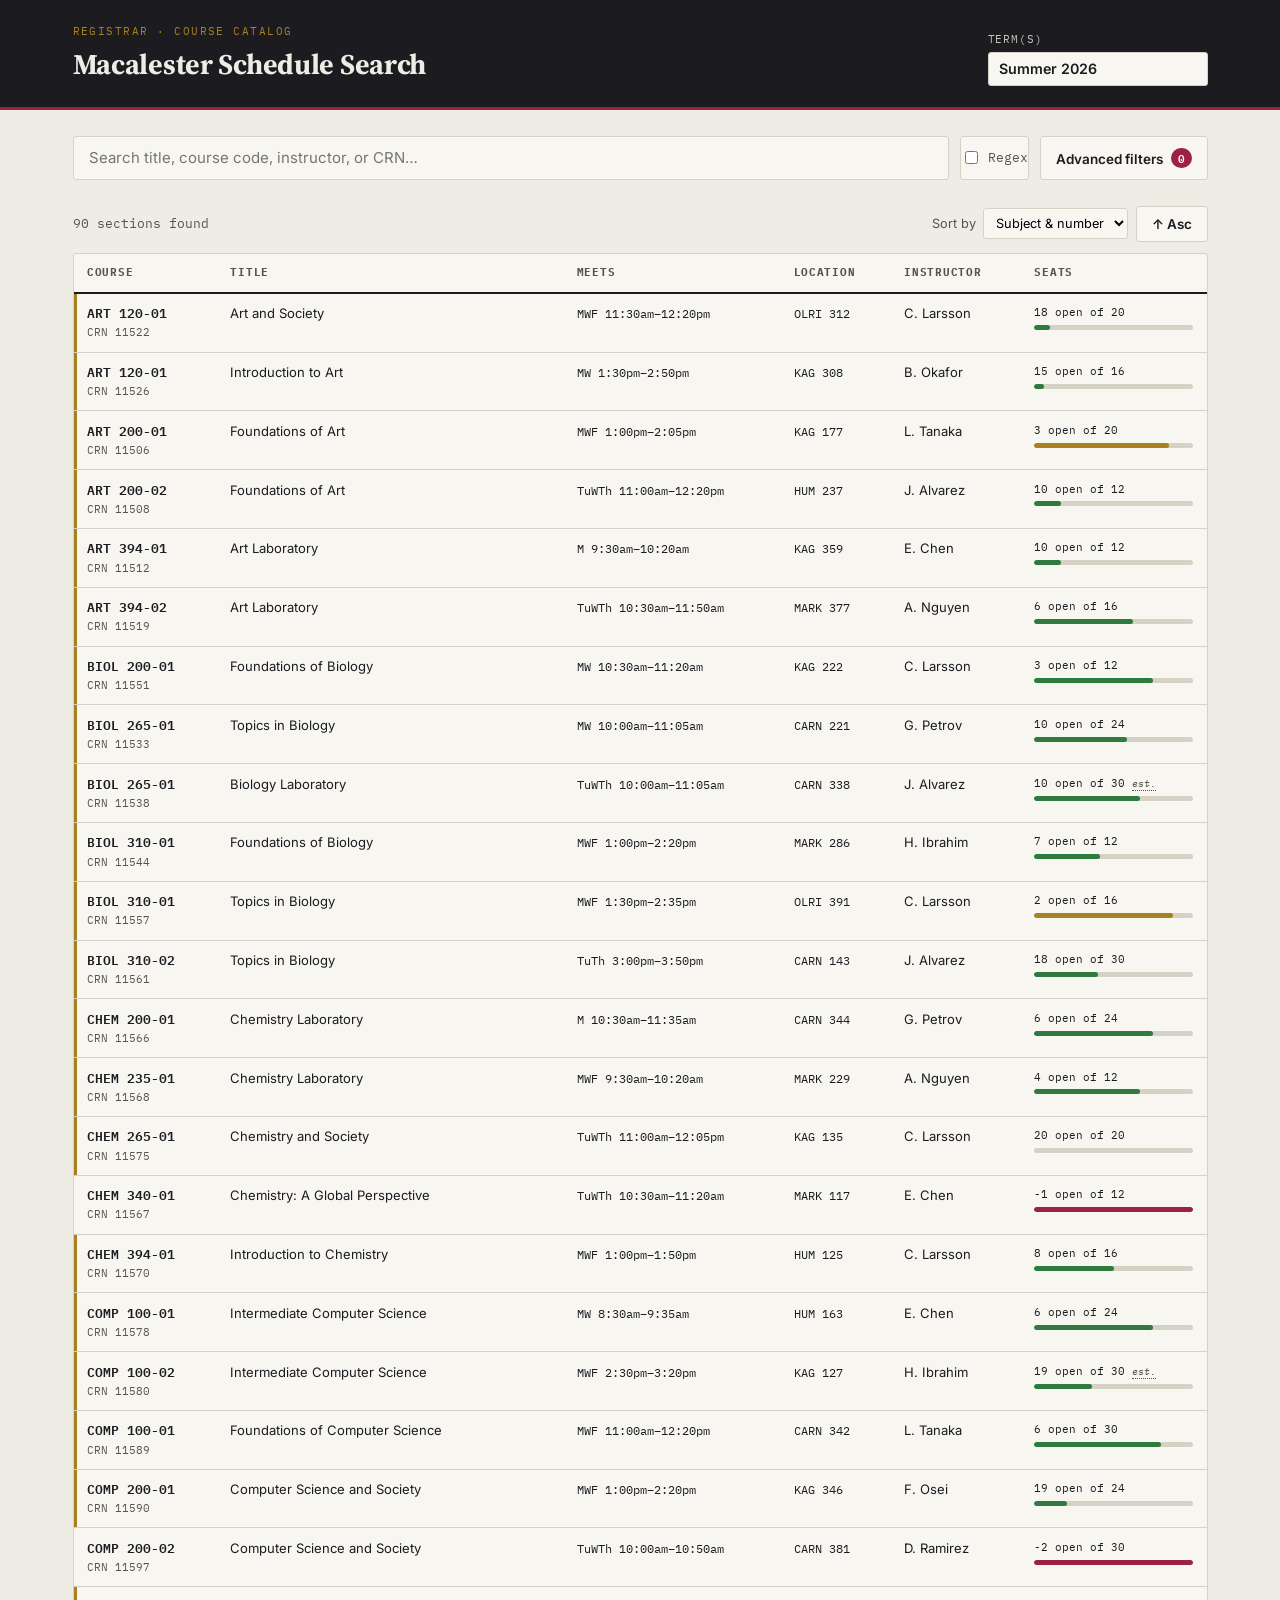
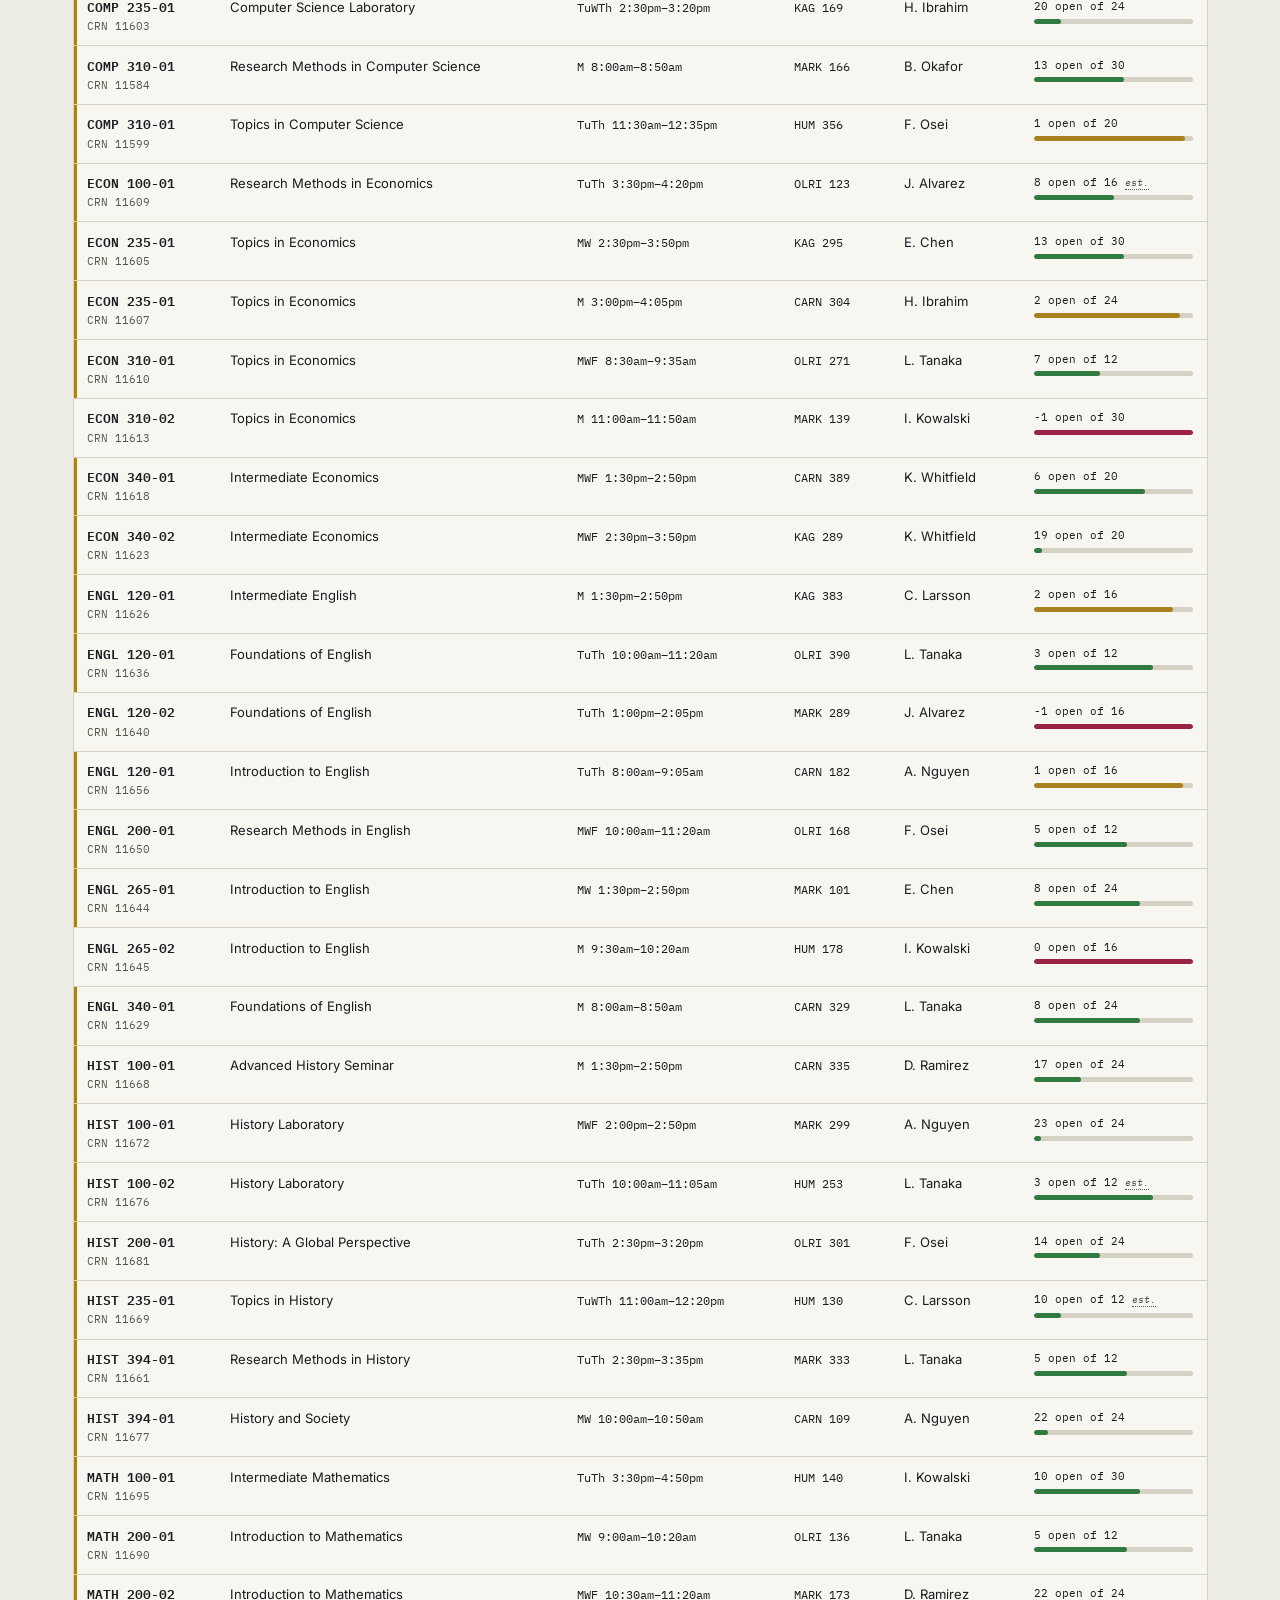
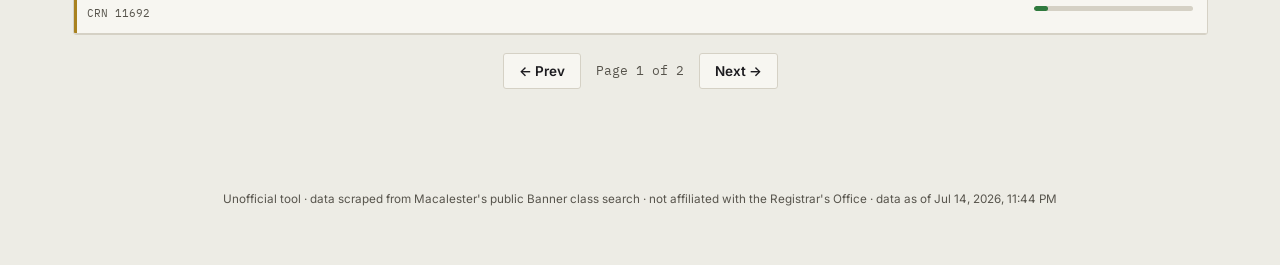
<file: web/index.html>
<!DOCTYPE html>
<html lang="en">
<head>
<meta charset="UTF-8">
<meta name="viewport" content="width=device-width, initial-scale=1.0">
<title>Macalester Schedule Search</title>
<link rel="preconnect" href="https://fonts.googleapis.com">
<link href="https://fonts.googleapis.com/css2?family=Source+Serif+4:opsz,wght@8..60,400;8..60,600;8..60,700&family=Inter:wght@400;500;600;700&family=IBM+Plex+Mono:wght@400;500;600&display=swap" rel="stylesheet">
<link rel="stylesheet" href="style.css">
</head>
<body>

<header class="site-header">
  <div class="header-inner">
    <div class="brand">
      <span class="eyebrow">Registrar &middot; Course Catalog</span>
      <h1>Macalester Schedule Search</h1>
    </div>
    <div class="term-picker">
      <label for="term-toggle">Term(s)</label>
      <button type="button" id="term-toggle" class="term-toggle-btn" aria-haspopup="listbox" aria-expanded="false">
        <span id="term-toggle-label">Loading&hellip;</span>
      </button>
      <div id="term-panel" class="term-panel" hidden>
        <label class="checkbox-row">
          <input type="checkbox" id="term-all" value="all"> All semesters
        </label>
        <div id="term-checklist" class="checkbox-scroll term-checklist"></div>
      </div>
    </div>
  </div>
</header>

<main>
  <section class="search-bar">
    <input type="search" id="q" placeholder="Search title, course code, instructor, or CRN&hellip;" aria-label="Search courses">
    <label class="checkbox-row regex-toggle" title="Interpret the search box as a regular expression instead of plain text">
      <input type="checkbox" id="regex-mode"> Regex
    </label>
    <button id="toggle-filters" class="btn-secondary" aria-expanded="false" aria-controls="filters">
      Advanced filters <span id="filter-count" class="filter-count" hidden>0</span>
    </button>
  </section>

  <section id="filters" class="filters" hidden>
    <div class="filters-grid">

      <div class="filter-group">
        <h3>Subjects</h3>
        <div id="subject-list" class="checkbox-scroll"></div>
      </div>

      <div class="filter-group">
        <h3>Days</h3>
        <div class="day-toggles" id="day-toggles"></div>

        <h3 class="mt">Meets between</h3>
        <div class="time-range">
          <input type="time" id="start-after" aria-label="Earliest start time">
          <span>&ndash;</span>
          <input type="time" id="end-before" aria-label="Latest end time">
        </div>
      </div>

      <div class="filter-group">
        <h3>Instructor</h3>
        <input type="text" id="instructor" list="instructor-list" placeholder="Any instructor">
        <datalist id="instructor-list"></datalist>
      </div>

      <div class="filter-group">
        <h3>CRN</h3>
        <input type="text" id="crn" placeholder="e.g. 12345" inputmode="numeric">

        <h3 class="mt">Seat status</h3>
        <select id="seat-status">
          <option value="">Any status</option>
          <option value="open">Open sections only</option>
          <option value="closed">Closed sections only</option>
        </select>
      </div>

    </div>
    <div class="filters-footer">
      <button id="clear-filters" class="btn-text">Clear all filters</button>
    </div>
  </section>

  <section class="results-meta">
    <p id="results-count" aria-live="polite">Loading&hellip;</p>
    <div class="sort-control">
      <label for="sort-by">Sort by</label>
      <select id="sort-by">
        <option value="subject">Subject &amp; number</option>
        <option value="title">Title</option>
        <option value="instructor">Instructor</option>
        <option value="seats">Open seats</option>
        <option value="term">Term</option>
      </select>
      <button id="sort-dir" class="btn-secondary" data-dir="asc" title="Toggle sort direction">&uarr; Asc</button>
    </div>
  </section>

  <section id="results-wrap">
    <table id="results-table">
      <thead>
        <tr>
          <th class="col-course">Course</th>
          <th class="col-title">Title</th>
          <th class="col-meet">Meets</th>
          <th class="col-loc">Location</th>
          <th class="col-instr">Instructor</th>
          <th class="col-seats">Seats</th>
          <th class="col-term" id="term-col-header" hidden>Term</th>
        </tr>
      </thead>
      <tbody id="results-body"></tbody>
    </table>
    <div id="empty-state" class="empty-state" hidden>
      <p class="empty-title">No sections match those filters.</p>
      <p class="empty-sub">Try clearing a filter or broadening the search.</p>
    </div>
    <div id="no-data-state" class="empty-state" hidden>
      <p class="empty-title">No data scraped for this term yet.</p>
      <p class="empty-sub">The scraper hasn't collected this term. Check back after the next scheduled update.</p>
    </div>
    <div id="loading-state" class="empty-state" hidden>
      <p class="empty-title">Loading course data&hellip;</p>
    </div>
  </section>

  <nav class="pagination" id="pagination" hidden>
    <button id="prev-page" class="btn-secondary">&larr; Prev</button>
    <span id="page-indicator"></span>
    <button id="next-page" class="btn-secondary">Next &rarr;</button>
  </nav>
</main>

<footer class="site-footer">
  <p>Unofficial tool &middot; data scraped from Macalester's public Banner class search &middot; not affiliated with the Registrar's Office &middot; <span id="last-updated"></span></p>
</footer>

<script src="app.js"></script>
</body>
</html>
</file>
<file: web/style.css>
:root{
  --paper: #edece5;
  --paper-raised: #f7f6f1;
  --ink: #1c1b1f;
  --ink-soft: #57544c;
  --line: #d5d1c5;
  --scarlet: #9b2242;
  --scarlet-dim: #f1e0e2;
  --brass: #a9821f;
  --brass-dim: #f2ead2;
  --mono: "IBM Plex Mono", ui-monospace, monospace;
  --serif: "Source Serif 4", Georgia, serif;
  --sans: "Inter", system-ui, sans-serif;
  --radius: 3px;
}

*{box-sizing:border-box;}

@media (prefers-reduced-motion: reduce){
  *{animation-duration:0.01ms !important; transition-duration:0.01ms !important;}
}

html,body{
  margin:0;
  background:var(--paper);
  color:var(--ink);
  font-family:var(--sans);
  font-size:15px;
  line-height:1.45;
}

main{
  max-width:1180px;
  margin:0 auto;
  padding:0 1.5rem 4rem;
}

/* ---------- header ---------- */

.site-header{
  background:var(--ink);
  color:var(--paper);
  border-bottom:3px solid var(--scarlet);
}

.header-inner{
  max-width:1180px;
  margin:0 auto;
  padding:1.6rem 1.5rem 1.4rem;
  display:flex;
  justify-content:space-between;
  align-items:flex-end;
  gap:1.5rem;
  flex-wrap:wrap;
}

.eyebrow{
  display:block;
  font-family:var(--mono);
  font-size:0.7rem;
  letter-spacing:0.14em;
  text-transform:uppercase;
  color:var(--brass);
  margin-bottom:0.35rem;
}

.brand h1{
  font-family:var(--serif);
  font-weight:700;
  font-size:1.9rem;
  margin:0;
  letter-spacing:-0.01em;
}

.term-picker{
  position:relative;
  display:flex;
  flex-direction:column;
  gap:0.3rem;
}

.term-picker > label{
  font-family:var(--mono);
  font-size:0.7rem;
  letter-spacing:0.08em;
  text-transform:uppercase;
  color:#c9c6bd;
}

.term-toggle-btn{
  background:var(--paper-raised);
  color:var(--ink);
  border:1px solid var(--line);
  border-radius:var(--radius);
  padding:0.5rem 0.7rem;
  font-family:var(--sans);
  font-size:0.95rem;
  font-weight:600;
  min-width:220px;
  text-align:left;
  cursor:pointer;
}

.term-toggle-btn:hover{ border-color:var(--scarlet); }

.term-panel{
  position:absolute;
  top:100%;
  right:0;
  margin-top:0.4rem;
  background:var(--paper-raised);
  border:1px solid var(--line);
  border-radius:var(--radius);
  padding:0.65rem;
  min-width:260px;
  max-width:320px;
  z-index:30;
  box-shadow:0 8px 24px rgba(0,0,0,0.18);
}

.term-panel .checkbox-row{
  color:var(--ink);
  text-transform:none;
  font-family:var(--sans);
  letter-spacing:normal;
}

.term-panel > .checkbox-row{
  padding-bottom:0.4rem;
  margin-bottom:0.4rem;
  border-bottom:1px solid var(--line);
  font-weight:600;
}

.term-checklist{
  max-height:260px;
}

/* ---------- search + filters ---------- */

.search-bar{
  display:flex;
  gap:0.75rem;
  margin-top:1.75rem;
}

#q{
  flex:1;
  padding:0.75rem 1rem;
  font-size:1rem;
  border:1px solid var(--line);
  border-radius:var(--radius);
  background:var(--paper-raised);
  color:var(--ink);
  font-family:var(--sans);
}

.regex-toggle{
  display:flex;
  align-items:center;
  gap:0.4rem;
  padding:0 0.9rem;
  border:1px solid var(--line);
  border-radius:var(--radius);
  background:var(--paper-raised);
  font-family:var(--mono);
  font-size:0.8rem;
  color:var(--ink-soft);
  white-space:nowrap;
  cursor:pointer;
}

.regex-toggle:has(input:checked){
  border-color:var(--scarlet);
  color:var(--scarlet);
  background:var(--scarlet-dim);
}

#q:focus-visible, select:focus-visible, input:focus-visible, button:focus-visible{
  outline:2px solid var(--scarlet);
  outline-offset:1px;
}

.btn-secondary{
  border:1px solid var(--line);
  background:var(--paper-raised);
  color:var(--ink);
  padding:0.6rem 1rem;
  border-radius:var(--radius);
  font-family:var(--sans);
  font-weight:600;
  font-size:0.9rem;
  cursor:pointer;
  white-space:nowrap;
}

.btn-secondary:hover{ border-color:var(--scarlet); color:var(--scarlet); }

.filter-count{
  display:inline-block;
  background:var(--scarlet);
  color:#fff;
  font-family:var(--mono);
  font-size:0.7rem;
  border-radius:999px;
  padding:0.05rem 0.45rem;
  margin-left:0.35rem;
}

.filters{
  margin-top:1rem;
  background:var(--paper-raised);
  border:1px solid var(--line);
  border-radius:var(--radius);
  padding:1.25rem;
}

.filters-grid{
  display:grid;
  grid-template-columns:repeat(4, 1fr);
  gap:1.5rem;
}

.filters-footer{
  margin-top:1.25rem;
  padding-top:1rem;
  border-top:1px solid var(--line);
  display:flex;
  justify-content:flex-end;
}

.filter-group h3{
  font-family:var(--mono);
  font-size:0.7rem;
  letter-spacing:0.08em;
  text-transform:uppercase;
  color:var(--ink-soft);
  margin:0 0 0.5rem;
}

.filter-group h3.mt{ margin-top:1rem; }

.checkbox-scroll{
  max-height:180px;
  overflow-y:auto;
  border:1px solid var(--line);
  border-radius:var(--radius);
  padding:0.4rem 0.6rem;
  background:#fff;
}

.checkbox-row{
  display:flex;
  align-items:center;
  gap:0.45rem;
  font-size:0.85rem;
  padding:0.2rem 0;
  cursor:pointer;
}

.day-toggles{ display:flex; gap:0.4rem; flex-wrap:wrap; min-height:2.1rem; }

.day-btn{
  height:2.1rem;
  padding:0 0.75rem;
  border-radius:999px;
  border:1px solid var(--line);
  background:#fff;
  font-family:var(--mono);
  font-size:0.75rem;
  font-weight:600;
  cursor:pointer;
  color:var(--ink-soft);
  white-space:nowrap;
}

.day-btn.active{
  background:var(--scarlet);
  border-color:var(--scarlet);
  color:#fff;
}

.time-range{ display:flex; align-items:center; gap:0.5rem; }

.filters input[type="text"],
.filters input[type="number"],
.filters input[type="time"],
.filters select{
  padding:0.5rem 0.6rem;
  border:1px solid var(--line);
  border-radius:var(--radius);
  background:#fff;
  color:var(--ink);
  font-family:var(--sans);
  font-size:0.85rem;
  width:100%;
}

.btn-text{
  background:none;
  border:none;
  color:var(--scarlet);
  font-weight:600;
  font-size:0.85rem;
  cursor:pointer;
  padding:0;
  text-align:left;
  margin-top:1rem;
}

/* ---------- results meta / sort ---------- */

.results-meta{
  display:flex;
  justify-content:space-between;
  align-items:center;
  margin-top:1.75rem;
  flex-wrap:wrap;
  gap:0.75rem;
}

#results-count{
  font-family:var(--mono);
  font-size:0.85rem;
  color:var(--ink-soft);
  margin:0;
}

.sort-control{
  display:flex;
  align-items:center;
  gap:0.5rem;
  font-size:0.85rem;
}

.sort-control label{ color:var(--ink-soft); }

#sort-by{
  padding:0.4rem 0.5rem;
  border:1px solid var(--line);
  border-radius:var(--radius);
  background:var(--paper-raised);
  font-family:var(--sans);
  font-size:0.85rem;
}

/* ---------- results table (the ledger) ---------- */

#results-wrap{
  margin-top:0.75rem;
  border:1px solid var(--line);
  border-radius:var(--radius);
  background:var(--paper-raised);
  overflow-x:auto;
}

#results-table{
  width:100%;
  border-collapse:collapse;
  min-width:880px;
}

#results-table thead th{
  text-align:left;
  font-family:var(--mono);
  font-size:0.7rem;
  letter-spacing:0.07em;
  text-transform:uppercase;
  color:var(--ink-soft);
  padding:0.75rem 0.9rem;
  border-bottom:2px solid var(--ink);
  white-space:nowrap;
}

#results-table tbody tr{
  border-bottom:1px solid var(--line);
}

#results-table tbody tr:hover{
  background:var(--scarlet-dim);
}

#results-table tbody tr.is-open{
  box-shadow:inset 3px 0 0 var(--brass);
}

#results-table td{
  padding:0.7rem 0.9rem;
  vertical-align:top;
  font-size:0.87rem;
}

.course-code{
  font-family:var(--mono);
  font-weight:600;
  white-space:nowrap;
}

.course-sub{
  display:block;
  font-family:var(--mono);
  font-size:0.72rem;
  color:var(--ink-soft);
  margin-top:0.15rem;
}

.meet-line{
  font-family:var(--mono);
  font-size:0.8rem;
  white-space:nowrap;
}

.meet-line + .meet-line{ margin-top:0.2rem; }

.seat-cell{
  width:100%;
  min-width:5.5rem;
}

.seat-text{
  font-family:var(--mono);
  font-size:0.75rem;
  white-space:nowrap;
  display:block;
  margin-bottom:0.3rem;
}

.seat-estimated{
  color:var(--ink-soft);
  font-style:italic;
  font-size:0.68rem;
  cursor:help;
  border-bottom:1px dotted var(--ink-soft);
}

.seat-bar-track{
  height:5px;
  width:100%;
  background:var(--line);
  border-radius:3px;
  overflow:hidden;
}

.seat-bar-fill{
  height:100%;
  border-radius:3px;
}

.seat-bar-fill.ok{ background:#2f7a3e; }
.seat-bar-fill.tight{ background:var(--brass); }
.seat-bar-fill.full{ background:var(--scarlet); }

.term-tag{
  font-family:var(--mono);
  font-size:0.72rem;
  color:var(--ink-soft);
}

/* ---------- empty / loading states ---------- */

.empty-state{
  padding:3rem 1.5rem;
  text-align:center;
}

.empty-title{
  font-family:var(--serif);
  font-size:1.15rem;
  margin:0 0 0.35rem;
}

.empty-sub{
  color:var(--ink-soft);
  font-size:0.9rem;
  margin:0;
}

.empty-sub code{
  font-family:var(--mono);
  background:var(--brass-dim);
  padding:0.1rem 0.35rem;
  border-radius:2px;
}

/* ---------- pagination ---------- */

.pagination{
  display:flex;
  justify-content:center;
  align-items:center;
  gap:1rem;
  margin-top:1.25rem;
}

#page-indicator{
  font-family:var(--mono);
  font-size:0.85rem;
  color:var(--ink-soft);
}

/* ---------- footer ---------- */

.site-footer{
  text-align:center;
  padding:2rem 1.5rem 3rem;
  color:var(--ink-soft);
  font-size:0.78rem;
}

/* ---------- responsive ---------- */

@media (max-width: 900px){
  .filters-grid{ grid-template-columns:repeat(2, 1fr); }
}

@media (max-width: 600px){
  .filters-grid{ grid-template-columns:1fr; }
  .header-inner{ flex-direction:column; align-items:flex-start; }
  .term-toggle-btn{ min-width:100%; }
  .term-panel{ right:auto; left:0; }
  .search-bar{ flex-direction:column; }
}
</file>
